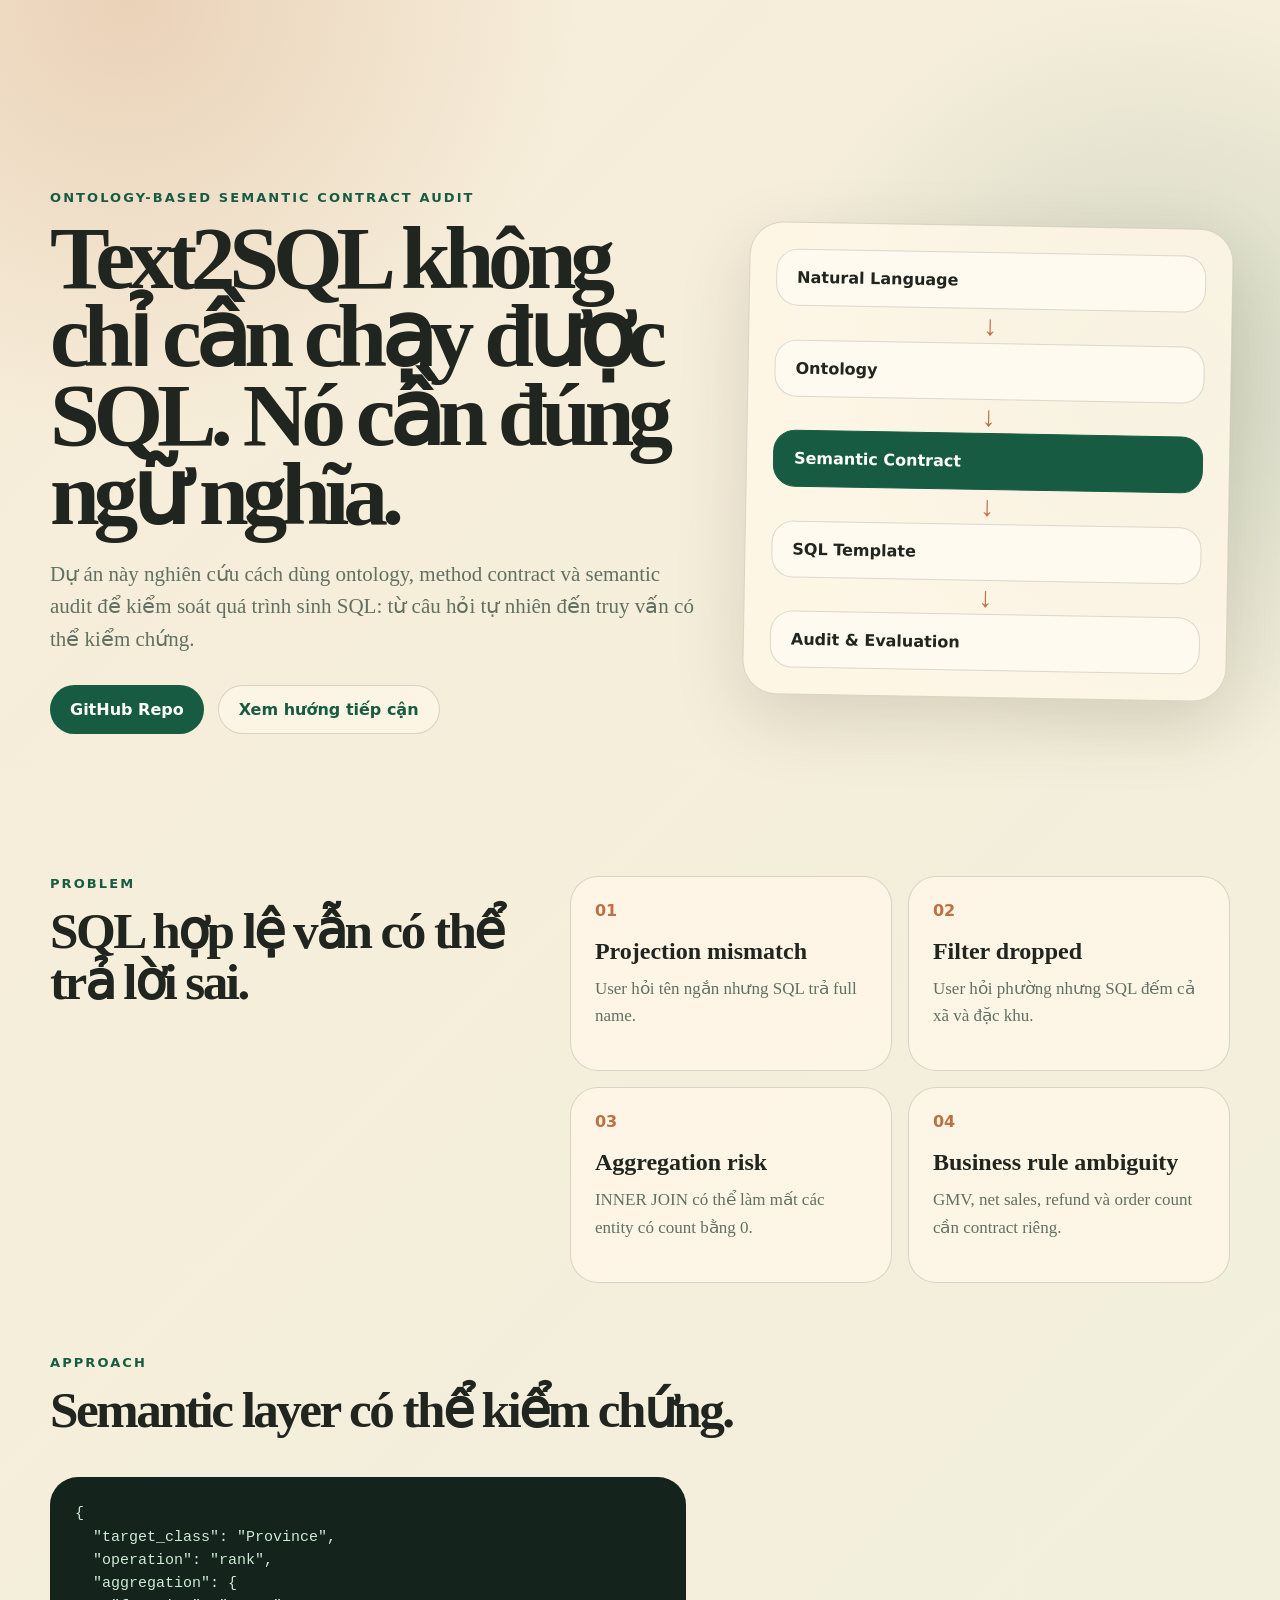
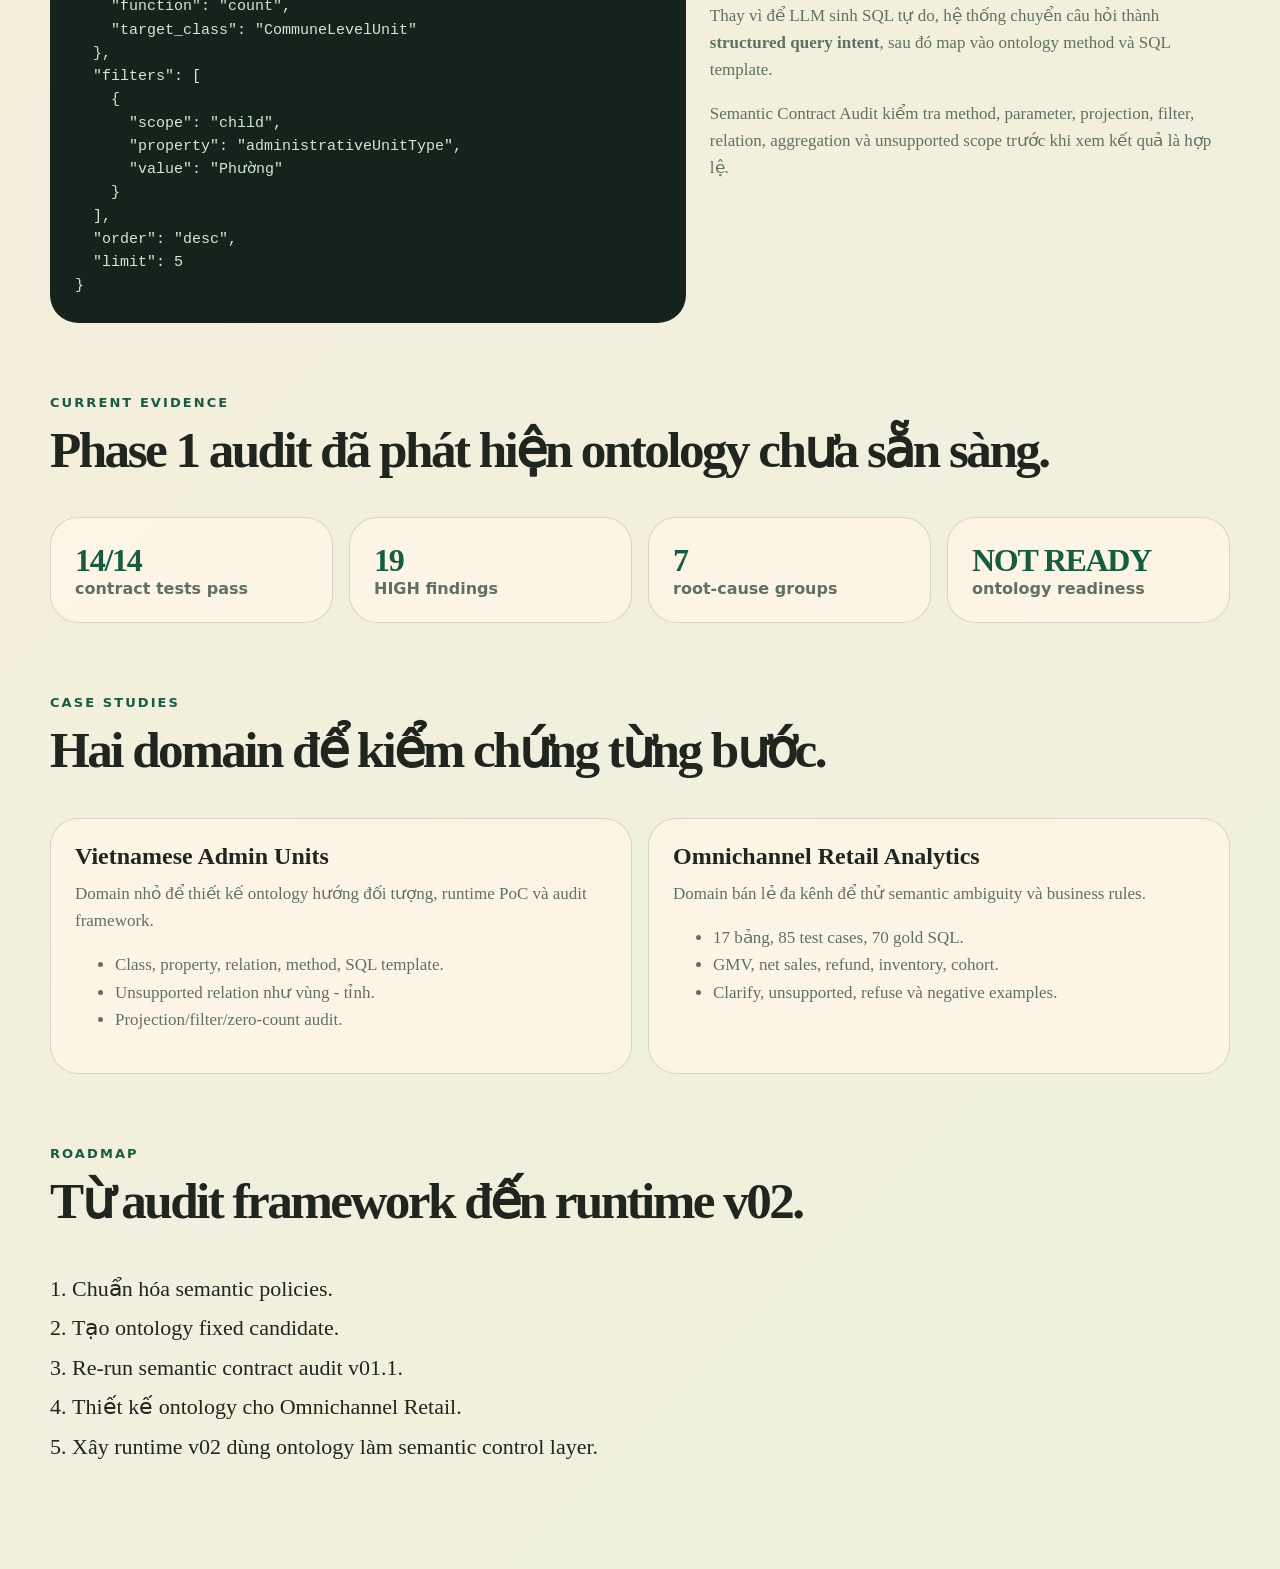
<file: index.html>
<!doctype html>
<html lang="vi">
<head>
  <meta charset="utf-8" />
  <meta http-equiv="refresh" content="0; url=./landing/" />
  <title>Semantic Contract Text2SQL</title>
</head>
<body>
  <p>Redirecting to <a href="./landing/">Semantic Contract Text2SQL landing page</a>.</p>
</body>
</html>
</file>
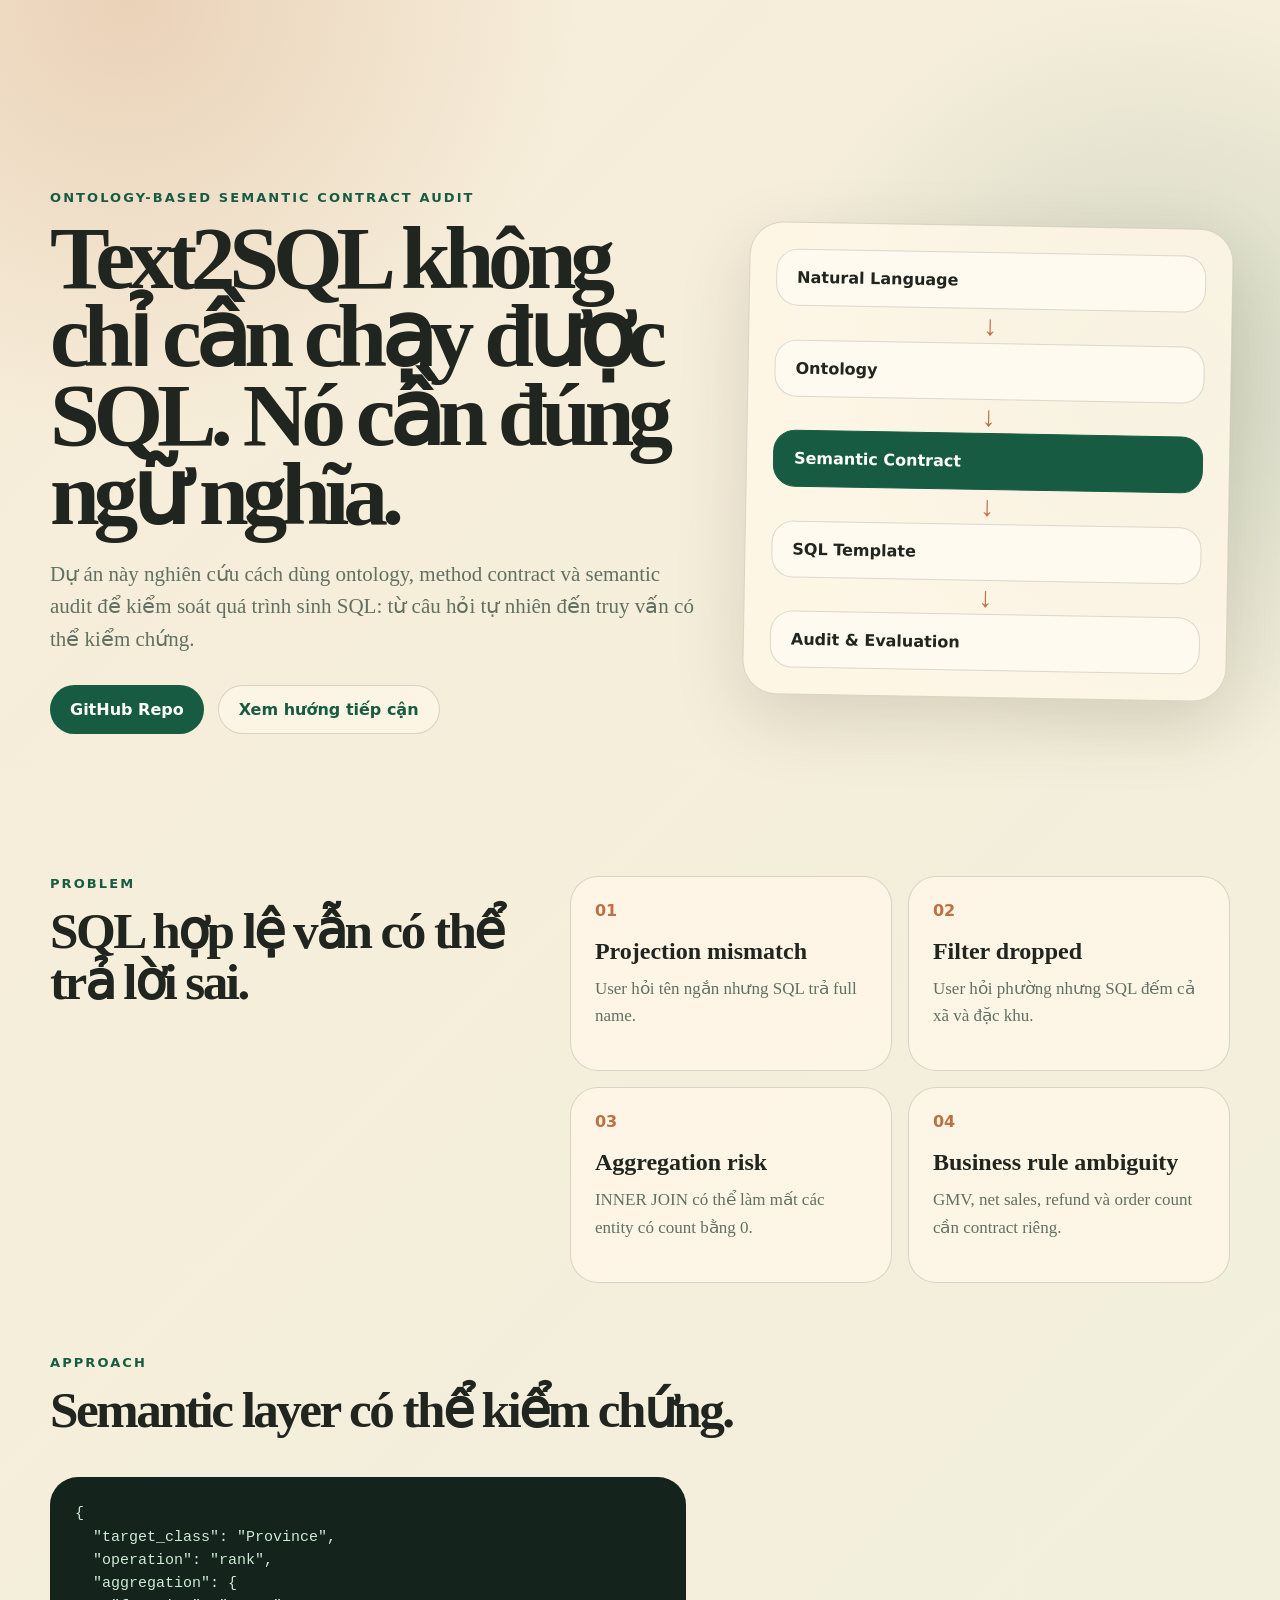
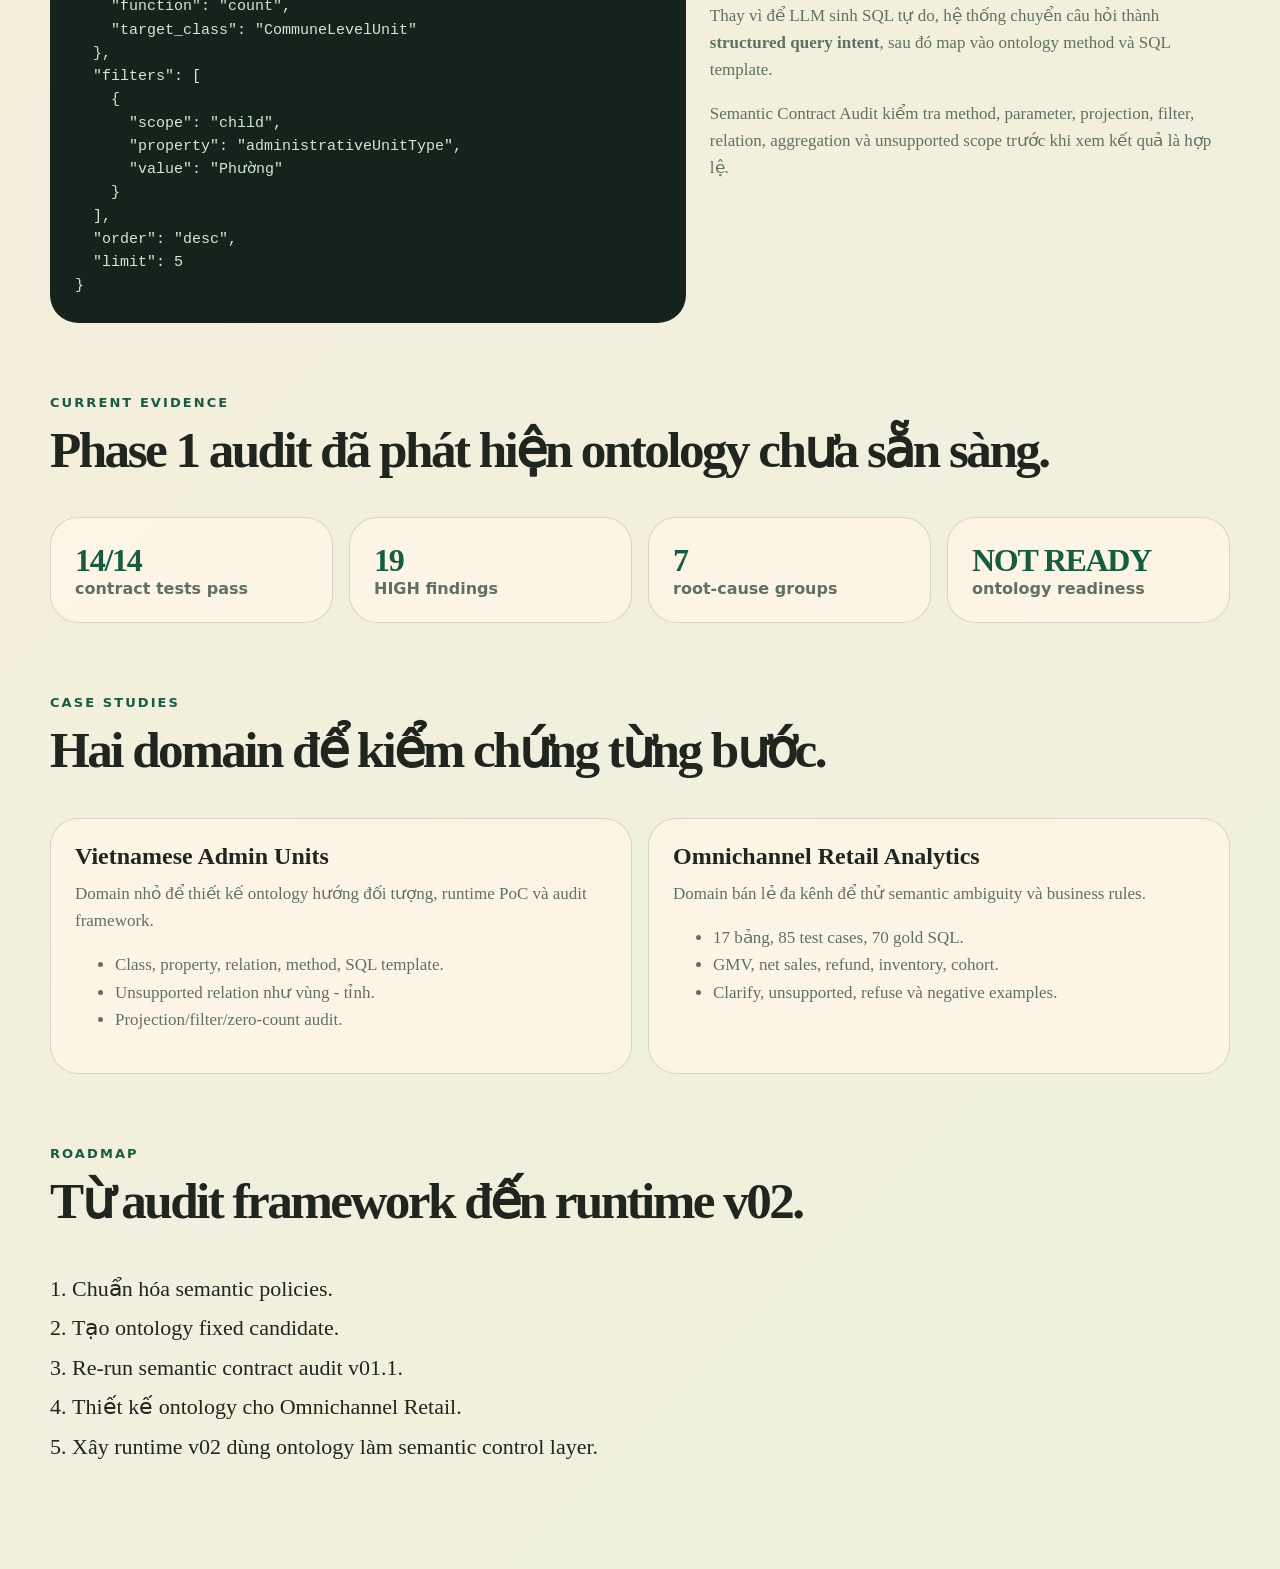
<file: landing/index.html>
<!doctype html>
<html lang="vi">
<head>
  <meta charset="utf-8" />
  <meta name="viewport" content="width=device-width, initial-scale=1" />
  <title>Semantic Contract Text2SQL</title>
  <link rel="stylesheet" href="./styles.css" />
</head>
<body>
  <main class="page">
    <section class="hero">
      <div class="hero-copy">
        <p class="eyebrow">Ontology-based Semantic Contract Audit</p>
        <h1>Text2SQL không chỉ cần chạy được SQL. Nó cần đúng ngữ nghĩa.</h1>
        <p class="lead">
          Dự án này nghiên cứu cách dùng ontology, method contract và semantic audit
          để kiểm soát quá trình sinh SQL: từ câu hỏi tự nhiên đến truy vấn có thể kiểm chứng.
        </p>
        <div class="hero-actions">
          <a class="button primary" href="https://github.com/baond12/semantic-contract-text2sql">GitHub Repo</a>
          <a class="button secondary" href="#approach">Xem hướng tiếp cận</a>
        </div>
      </div>

      <div class="hero-card" aria-label="Pipeline">
        <div class="pipeline-step">Natural Language</div>
        <div class="pipeline-arrow">↓</div>
        <div class="pipeline-step">Ontology</div>
        <div class="pipeline-arrow">↓</div>
        <div class="pipeline-step strong">Semantic Contract</div>
        <div class="pipeline-arrow">↓</div>
        <div class="pipeline-step">SQL Template</div>
        <div class="pipeline-arrow">↓</div>
        <div class="pipeline-step">Audit & Evaluation</div>
      </div>
    </section>

    <section class="problem">
      <div>
        <p class="section-label">Problem</p>
        <h2>SQL hợp lệ vẫn có thể trả lời sai.</h2>
      </div>
      <div class="problem-grid">
        <article>
          <span>01</span>
          <h3>Projection mismatch</h3>
          <p>User hỏi tên ngắn nhưng SQL trả full name.</p>
        </article>
        <article>
          <span>02</span>
          <h3>Filter dropped</h3>
          <p>User hỏi phường nhưng SQL đếm cả xã và đặc khu.</p>
        </article>
        <article>
          <span>03</span>
          <h3>Aggregation risk</h3>
          <p>INNER JOIN có thể làm mất các entity có count bằng 0.</p>
        </article>
        <article>
          <span>04</span>
          <h3>Business rule ambiguity</h3>
          <p>GMV, net sales, refund và order count cần contract riêng.</p>
        </article>
      </div>
    </section>

    <section id="approach" class="approach">
      <p class="section-label">Approach</p>
      <h2>Semantic layer có thể kiểm chứng.</h2>
      <div class="approach-layout">
        <div class="code-card">
<pre><code>{
  "target_class": "Province",
  "operation": "rank",
  "aggregation": {
    "function": "count",
    "target_class": "CommuneLevelUnit"
  },
  "filters": [
    {
      "scope": "child",
      "property": "administrativeUnitType",
      "value": "Phường"
    }
  ],
  "order": "desc",
  "limit": 5
}</code></pre>
        </div>
        <div class="approach-text">
          <p>
            Thay vì để LLM sinh SQL tự do, hệ thống chuyển câu hỏi thành
            <strong>structured query intent</strong>, sau đó map vào ontology method và SQL template.
          </p>
          <p>
            Semantic Contract Audit kiểm tra method, parameter, projection, filter,
            relation, aggregation và unsupported scope trước khi xem kết quả là hợp lệ.
          </p>
        </div>
      </div>
    </section>

    <section class="results">
      <p class="section-label">Current Evidence</p>
      <h2>Phase 1 audit đã phát hiện ontology chưa sẵn sàng.</h2>
      <div class="metrics">
        <div><strong>14/14</strong><span>contract tests pass</span></div>
        <div><strong>19</strong><span>HIGH findings</span></div>
        <div><strong>7</strong><span>root-cause groups</span></div>
        <div><strong>NOT READY</strong><span>ontology readiness</span></div>
      </div>
    </section>

    <section class="case-studies">
      <p class="section-label">Case Studies</p>
      <h2>Hai domain để kiểm chứng từng bước.</h2>
      <div class="case-grid">
        <article>
          <h3>Vietnamese Admin Units</h3>
          <p>
            Domain nhỏ để thiết kế ontology hướng đối tượng, runtime PoC và audit framework.
          </p>
          <ul>
            <li>Class, property, relation, method, SQL template.</li>
            <li>Unsupported relation như vùng - tỉnh.</li>
            <li>Projection/filter/zero-count audit.</li>
          </ul>
        </article>
        <article>
          <h3>Omnichannel Retail Analytics</h3>
          <p>
            Domain bán lẻ đa kênh để thử semantic ambiguity và business rules.
          </p>
          <ul>
            <li>17 bảng, 85 test cases, 70 gold SQL.</li>
            <li>GMV, net sales, refund, inventory, cohort.</li>
            <li>Clarify, unsupported, refuse và negative examples.</li>
          </ul>
        </article>
      </div>
    </section>

    <section class="roadmap">
      <p class="section-label">Roadmap</p>
      <h2>Từ audit framework đến runtime v02.</h2>
      <ol>
        <li>Chuẩn hóa semantic policies.</li>
        <li>Tạo ontology fixed candidate.</li>
        <li>Re-run semantic contract audit v01.1.</li>
        <li>Thiết kế ontology cho Omnichannel Retail.</li>
        <li>Xây runtime v02 dùng ontology làm semantic control layer.</li>
      </ol>
    </section>
  </main>
</body>
</html>
</file>
<file: landing/styles.css>
:root {
  --paper: #f4efe3;
  --ink: #20251f;
  --muted: #617064;
  --forest: #185b43;
  --moss: #95a16b;
  --clay: #bd7043;
  --sand: #fff7e8;
  --line: rgba(32, 37, 31, 0.16);
  --code: #14231b;
}

* {
  box-sizing: border-box;
}

html {
  scroll-behavior: smooth;
}

body {
  margin: 0;
  color: var(--ink);
  background:
    radial-gradient(circle at 10% 0%, rgba(189, 112, 67, .22), transparent 28rem),
    radial-gradient(circle at 90% 12%, rgba(24, 91, 67, .16), transparent 24rem),
    linear-gradient(135deg, #f7edd9 0%, #eff1df 100%);
  font-family: Georgia, "Times New Roman", serif;
}

.page {
  width: min(1180px, calc(100% - 32px));
  margin: 0 auto;
  padding: 48px 0 80px;
}

.hero {
  min-height: 76vh;
  display: grid;
  grid-template-columns: 1.15fr .85fr;
  gap: 42px;
  align-items: center;
}

.eyebrow,
.section-label {
  margin: 0 0 14px;
  font-family: ui-sans-serif, system-ui, sans-serif;
  letter-spacing: .16em;
  text-transform: uppercase;
  color: var(--forest);
  font-size: 13px;
  font-weight: 800;
}

h1,
h2,
h3,
p {
  margin-top: 0;
}

h1 {
  font-size: clamp(48px, 7vw, 92px);
  line-height: .88;
  letter-spacing: -.07em;
  max-width: 900px;
  margin-bottom: 24px;
}

h2 {
  font-size: clamp(34px, 4vw, 58px);
  line-height: 1;
  letter-spacing: -.05em;
}

h3 {
  font-size: 24px;
  margin-bottom: 10px;
}

.lead {
  color: var(--muted);
  font-size: 21px;
  line-height: 1.55;
  max-width: 760px;
}

.hero-actions {
  display: flex;
  gap: 14px;
  flex-wrap: wrap;
  margin-top: 30px;
}

.button {
  display: inline-flex;
  align-items: center;
  justify-content: center;
  border-radius: 999px;
  padding: 14px 20px;
  font-family: ui-sans-serif, system-ui, sans-serif;
  font-weight: 800;
  text-decoration: none;
}

.button.primary {
  color: #fff;
  background: var(--forest);
}

.button.secondary {
  color: var(--forest);
  border: 1px solid var(--line);
  background: rgba(255, 247, 232, .7);
}

.hero-card {
  background: rgba(255, 247, 232, .84);
  border: 1px solid var(--line);
  border-radius: 34px;
  box-shadow: 0 24px 70px rgba(60, 45, 20, .15);
  padding: 26px;
  transform: rotate(1deg);
}

.pipeline-step {
  border: 1px solid var(--line);
  border-radius: 22px;
  padding: 18px 20px;
  font-family: ui-sans-serif, system-ui, sans-serif;
  font-weight: 800;
  background: #fffaf0;
}

.pipeline-step.strong {
  color: #fff;
  background: var(--forest);
  border-color: var(--forest);
}

.pipeline-arrow {
  text-align: center;
  color: var(--clay);
  font-size: 28px;
  line-height: 1.2;
}

section {
  margin-top: 72px;
}

.problem {
  display: grid;
  grid-template-columns: .85fr 1.15fr;
  gap: 32px;
  align-items: start;
}

.problem-grid,
.case-grid,
.metrics {
  display: grid;
  gap: 16px;
}

.problem-grid {
  grid-template-columns: repeat(2, minmax(0, 1fr));
}

.problem-grid article,
.case-grid article,
.metrics div,
.code-card {
  background: rgba(255, 247, 232, .78);
  border: 1px solid var(--line);
  border-radius: 28px;
  padding: 24px;
}

.problem-grid span {
  display: inline-block;
  color: var(--clay);
  font-family: ui-sans-serif, system-ui, sans-serif;
  font-weight: 900;
  margin-bottom: 18px;
}

.problem-grid p,
.case-grid p,
.case-grid li,
.approach-text p {
  color: var(--muted);
  line-height: 1.6;
  font-size: 17px;
}

.approach-layout {
  display: grid;
  grid-template-columns: 1.1fr .9fr;
  gap: 24px;
  align-items: center;
}

.code-card {
  background: var(--code);
  color: #cdebd7;
  overflow: auto;
}

pre {
  margin: 0;
  font-size: 15px;
  line-height: 1.55;
}

.metrics {
  grid-template-columns: repeat(4, minmax(0, 1fr));
}

.metrics strong {
  display: block;
  font-size: 32px;
  color: var(--forest);
  letter-spacing: -.04em;
}

.metrics span {
  color: var(--muted);
  font-family: ui-sans-serif, system-ui, sans-serif;
  font-weight: 700;
}

.case-grid {
  grid-template-columns: repeat(2, minmax(0, 1fr));
}

.roadmap ol {
  padding-left: 22px;
  font-size: 22px;
  line-height: 1.8;
}

@media (max-width: 840px) {
  .hero,
  .problem,
  .approach-layout,
  .case-grid,
  .metrics {
    grid-template-columns: 1fr;
  }

  .problem-grid {
    grid-template-columns: 1fr;
  }

  .hero {
    min-height: auto;
  }
}
</file>
